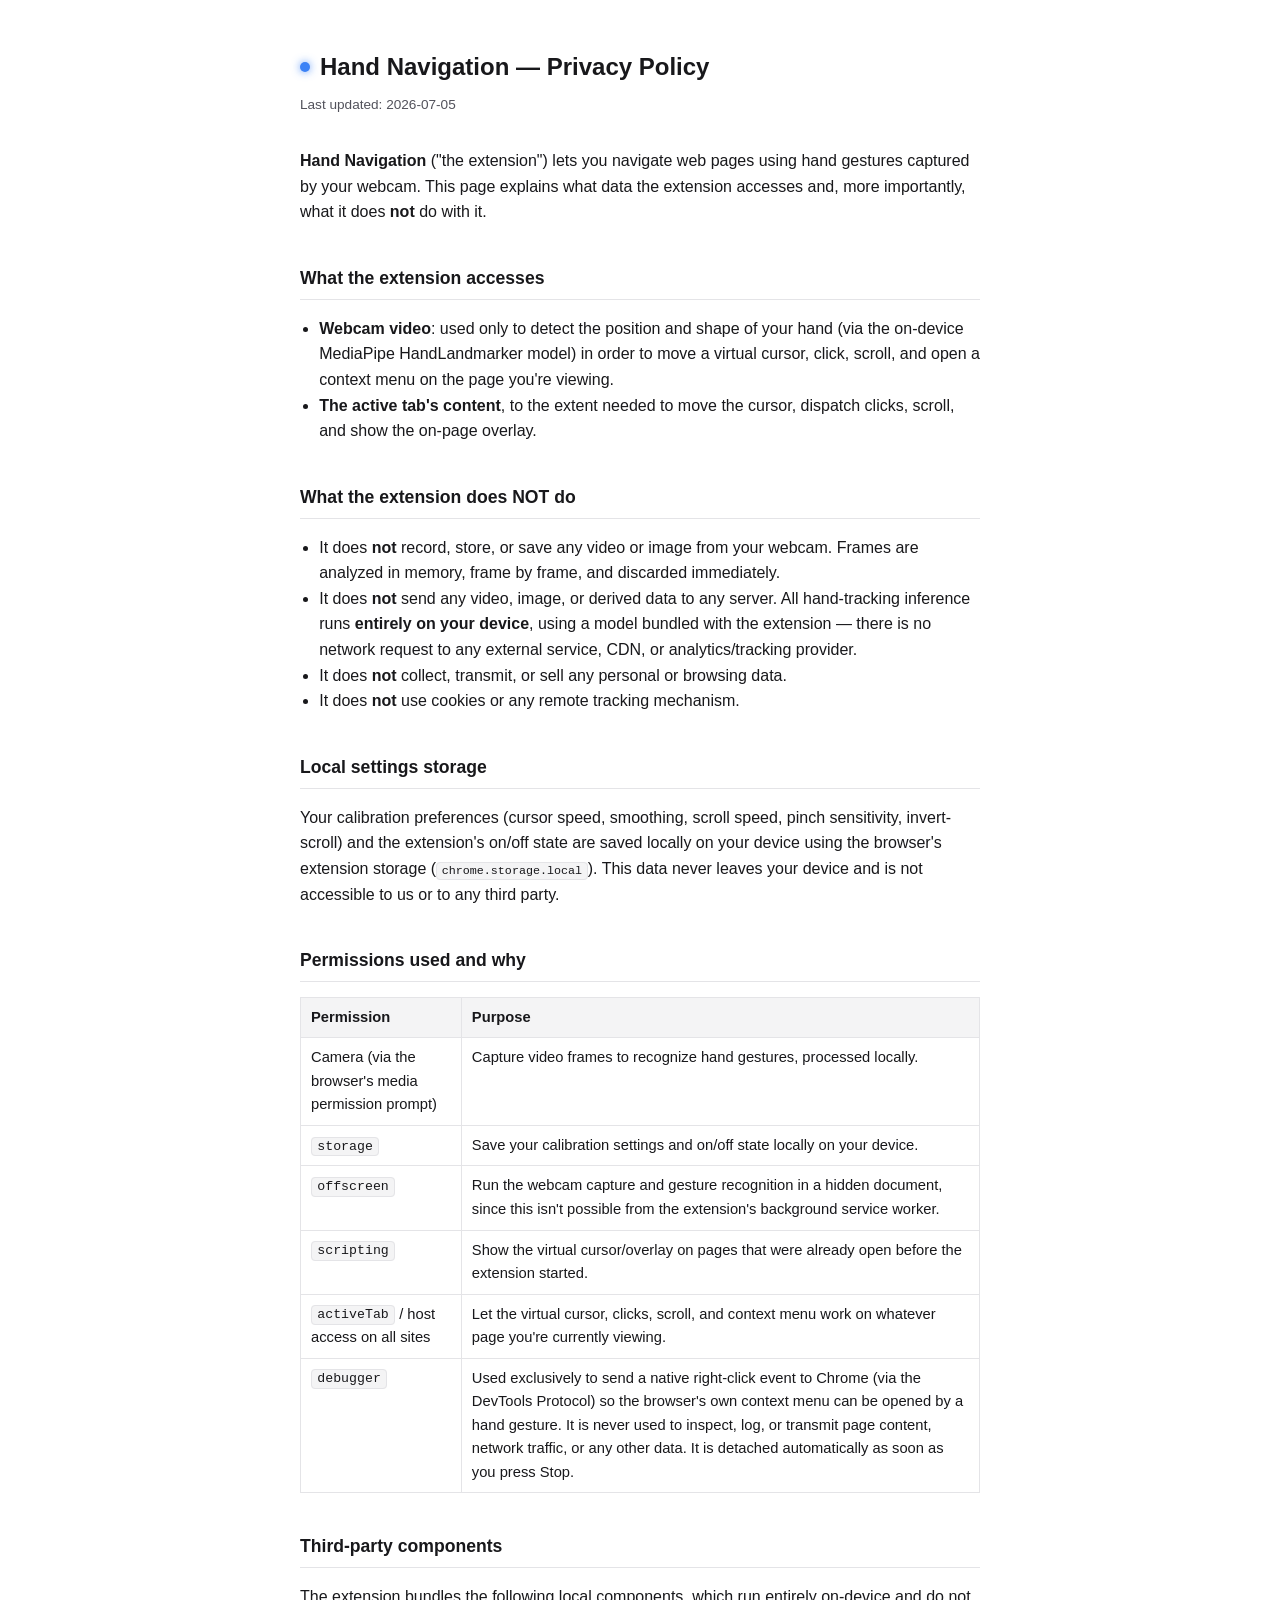
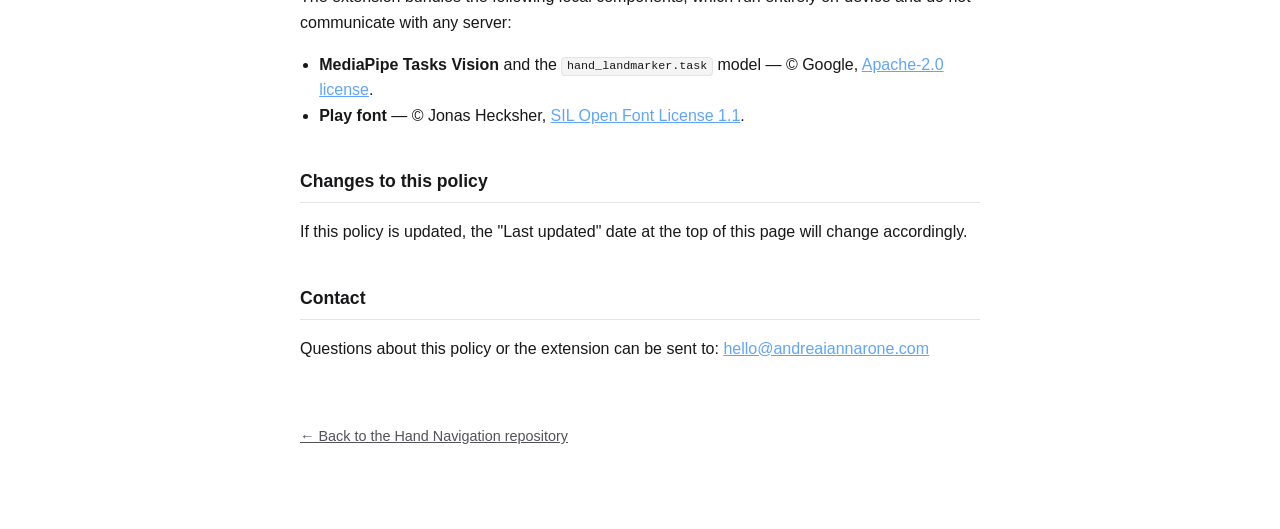
<file: docs/index.html>
<!doctype html>
<html lang="en">
<head>
<meta charset="utf-8" />
<meta name="viewport" content="width=device-width, initial-scale=1" />
<title>Privacy Policy — Hand Navigation</title>
<meta name="description" content="Privacy policy for the Hand Navigation Chrome extension." />
<style>
  :root {
    --accent: #3b82f6;
    --accent-light: #60a5fa;
    --text: #18181b;
    --muted: #52525b;
    --bg: #ffffff;
    --panel: #f4f4f5;
    --border: #e4e4e7;
  }
  @media (prefers-color-scheme: dark) {
    :root {
      --text: #e4e4e7;
      --muted: #a1a1aa;
      --bg: #09090b;
      --panel: #18181b;
      --border: #27272a;
    }
  }
  * { box-sizing: border-box; }
  html, body {
    margin: 0;
    background: var(--bg);
    color: var(--text);
    font-family: -apple-system, BlinkMacSystemFont, "Segoe UI", Roboto, Helvetica, Arial, sans-serif;
    line-height: 1.6;
  }
  .wrap {
    max-width: 720px;
    margin: 0 auto;
    padding: 48px 20px 80px;
  }
  header {
    display: flex;
    align-items: center;
    gap: 10px;
    margin-bottom: 8px;
  }
  .dot {
    width: 10px;
    height: 10px;
    border-radius: 50%;
    background: var(--accent);
    box-shadow: 0 0 8px rgba(59, 130, 246, 0.8);
    flex: none;
  }
  h1 {
    font-size: 1.5rem;
    margin: 0;
  }
  .updated {
    color: var(--muted);
    font-size: 0.85rem;
    margin: 0 0 32px;
  }
  h2 {
    font-size: 1.1rem;
    margin-top: 2.2em;
    border-bottom: 1px solid var(--border);
    padding-bottom: 0.4em;
  }
  p, li { color: var(--text); }
  ul { padding-left: 1.2em; }
  a { color: var(--accent-light); }
  table {
    width: 100%;
    border-collapse: collapse;
    margin: 1em 0;
    font-size: 0.92rem;
  }
  th, td {
    text-align: left;
    padding: 8px 10px;
    border: 1px solid var(--border);
    vertical-align: top;
  }
  th {
    background: var(--panel);
  }
  code {
    background: var(--panel);
    border: 1px solid var(--border);
    border-radius: 4px;
    padding: 0.1em 0.4em;
    font-size: 0.9em;
  }
  .back {
    display: inline-block;
    margin-top: 48px;
    font-size: 0.9rem;
    color: var(--muted);
  }
</style>
</head>
<body>
<div class="wrap">
  <header>
    <span class="dot"></span>
    <h1>Hand Navigation — Privacy Policy</h1>
  </header>
  <p class="updated">Last updated: 2026-07-05</p>

  <p><strong>Hand Navigation</strong> ("the extension") lets you navigate web
  pages using hand gestures captured by your webcam. This page explains what
  data the extension accesses and, more importantly, what it does
  <strong>not</strong> do with it.</p>

  <h2>What the extension accesses</h2>
  <ul>
    <li><strong>Webcam video</strong>: used only to detect the position and
      shape of your hand (via the on-device MediaPipe HandLandmarker model)
      in order to move a virtual cursor, click, scroll, and open a context
      menu on the page you're viewing.</li>
    <li><strong>The active tab's content</strong>, to the extent needed to
      move the cursor, dispatch clicks, scroll, and show the on-page
      overlay.</li>
  </ul>

  <h2>What the extension does NOT do</h2>
  <ul>
    <li>It does <strong>not</strong> record, store, or save any video or
      image from your webcam. Frames are analyzed in memory, frame by frame,
      and discarded immediately.</li>
    <li>It does <strong>not</strong> send any video, image, or derived data
      to any server. All hand-tracking inference runs <strong>entirely on
      your device</strong>, using a model bundled with the extension —
      there is no network request to any external service, CDN, or
      analytics/tracking provider.</li>
    <li>It does <strong>not</strong> collect, transmit, or sell any personal
      or browsing data.</li>
    <li>It does <strong>not</strong> use cookies or any remote tracking
      mechanism.</li>
  </ul>

  <h2>Local settings storage</h2>
  <p>Your calibration preferences (cursor speed, smoothing, scroll speed,
  pinch sensitivity, invert-scroll) and the extension's on/off state are
  saved locally on your device using the browser's extension storage
  (<code>chrome.storage.local</code>). This data never leaves your device
  and is not accessible to us or to any third party.</p>

  <h2>Permissions used and why</h2>
  <table>
    <thead>
      <tr><th>Permission</th><th>Purpose</th></tr>
    </thead>
    <tbody>
      <tr>
        <td>Camera (via the browser's media permission prompt)</td>
        <td>Capture video frames to recognize hand gestures, processed
        locally.</td>
      </tr>
      <tr>
        <td><code>storage</code></td>
        <td>Save your calibration settings and on/off state locally on your
        device.</td>
      </tr>
      <tr>
        <td><code>offscreen</code></td>
        <td>Run the webcam capture and gesture recognition in a hidden
        document, since this isn't possible from the extension's background
        service worker.</td>
      </tr>
      <tr>
        <td><code>scripting</code></td>
        <td>Show the virtual cursor/overlay on pages that were already open
        before the extension started.</td>
      </tr>
      <tr>
        <td><code>activeTab</code> / host access on all sites</td>
        <td>Let the virtual cursor, clicks, scroll, and context menu work on
        whatever page you're currently viewing.</td>
      </tr>
      <tr>
        <td><code>debugger</code></td>
        <td>Used exclusively to send a native right-click event to Chrome
        (via the DevTools Protocol) so the browser's own context menu can be
        opened by a hand gesture. It is never used to inspect, log, or
        transmit page content, network traffic, or any other data. It is
        detached automatically as soon as you press Stop.</td>
      </tr>
    </tbody>
  </table>

  <h2>Third-party components</h2>
  <p>The extension bundles the following local components, which run
  entirely on-device and do not communicate with any server:</p>
  <ul>
    <li><strong>MediaPipe Tasks Vision</strong> and the
      <code>hand_landmarker.task</code> model — © Google,
      <a href="https://www.apache.org/licenses/LICENSE-2.0">Apache-2.0 license</a>.</li>
    <li><strong>Play font</strong> — © Jonas Hecksher,
      <a href="https://openfontlicense.org">SIL Open Font License 1.1</a>.</li>
  </ul>

  <h2>Changes to this policy</h2>
  <p>If this policy is updated, the "Last updated" date at the top of this
  page will change accordingly.</p>

  <h2>Contact</h2>
  <p>Questions about this policy or the extension can be sent to:
  <a href="mailto:hello@andreaiannarone.com">hello@andreaiannarone.com</a></p>

  <a class="back" href="https://github.com/andreaiannarone/hand-navigation-extension">← Back to the Hand Navigation repository</a>
</div>
</body>
</html>
</file>
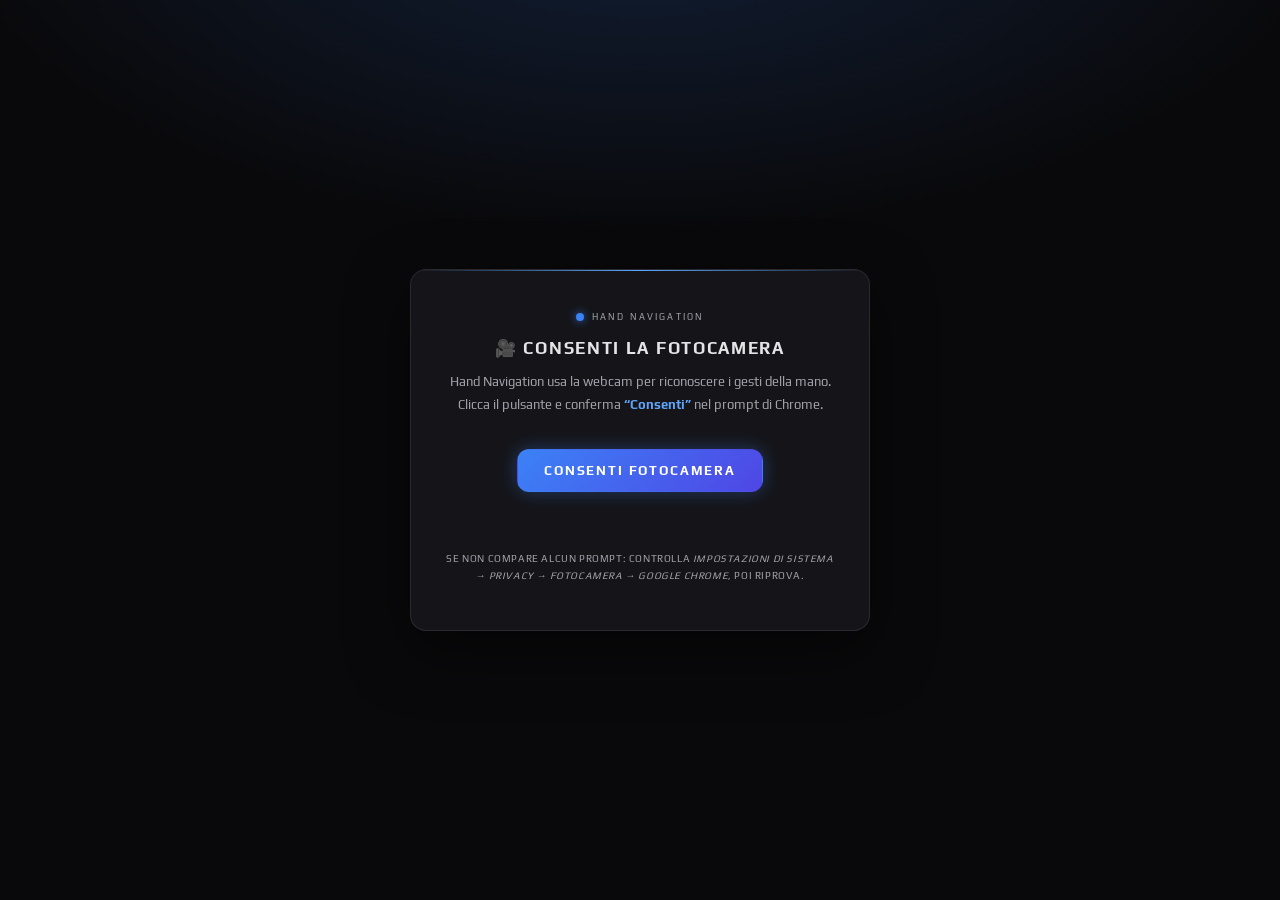
<file: permission.html>
<!DOCTYPE html>
<html lang="en" data-i18n-title="permDocTitle">
<head>
  <meta charset="utf-8" />
  <meta name="viewport" content="width=device-width, initial-scale=1" />
  <title>Hand Navigation — Camera permission</title>
  <style>
    /* Sci-fi "Iron Man" HUD design system — see DESIGN.md */
    @font-face {
      font-family: 'Play'; font-style: normal; font-weight: 400; font-display: swap;
      src: url('vendor/fonts/play-400.woff2') format('woff2');
    }
    @font-face {
      font-family: 'Play'; font-style: normal; font-weight: 700; font-display: swap;
      src: url('vendor/fonts/play-700.woff2') format('woff2');
    }
    :root {
      --bg: #09090b; --text: #e4e4e7; --muted: #a1a1aa;
      --accent: #3b82f6; --accent-light: #60a5fa; --accent-hud: #58a6ff;
      --border: rgba(255, 255, 255, 0.1);
      --font: 'Play', ui-monospace, 'Segoe UI', sans-serif;
    }
    * { box-sizing: border-box; }
    ::selection { background: rgba(59, 130, 246, 0.3); }
    body {
      font-family: var(--font); color: var(--text);
      background:
        radial-gradient(90% 60% at 50% -10%, rgba(59, 130, 246, 0.18), transparent 60%),
        var(--bg);
      display: flex; align-items: center; justify-content: center;
      min-height: 100vh; margin: 0; padding: 24px;
    }
    .card {
      position: relative;
      max-width: 460px; text-align: center;
      background: rgba(24, 24, 27, 0.9);
      backdrop-filter: blur(12px); -webkit-backdrop-filter: blur(12px);
      border: 1px solid rgba(63, 63, 70, 0.5);
      border-radius: 16px;
      box-shadow: 0 20px 60px rgba(0, 0, 0, 0.5);
      padding: 36px 32px;
      overflow: hidden;
    }
    /* HUD line at the top of the card */
    .card::before {
      content: ""; position: absolute; top: 0; left: 0; right: 0; height: 1px;
      background: linear-gradient(90deg, transparent, var(--accent-hud), transparent);
    }
    .brand {
      display: inline-flex; align-items: center; gap: 8px; margin-bottom: 16px;
    }
    .brand-dot {
      width: 8px; height: 8px; border-radius: 50%;
      background: var(--accent); box-shadow: 0 0 8px rgba(59, 130, 246, 0.8);
    }
    .brand-label {
      font-size: 9px; color: var(--muted);
      text-transform: uppercase; letter-spacing: 0.24em;
    }
    h1 {
      font-size: 17px; margin: 0 0 10px; font-weight: 700;
      text-transform: uppercase; letter-spacing: 0.1em;
    }
    p {
      color: var(--muted); font-size: 13px; line-height: 1.7;
    }
    p strong { color: var(--accent-light); }
    #msg {
      margin-top: 18px; font-weight: 700; min-height: 20px;
      font-size: 12px; text-transform: uppercase; letter-spacing: 0.08em;
    }
    #msg.ok { color: var(--accent-light); }
    #msg.err { color: #fca5a5; }
    button {
      margin-top: 20px; padding: 13px 26px;
      border: 1px solid transparent; border-radius: 12px;
      background: linear-gradient(135deg, var(--accent), #4f46e5);
      color: #fff; font-family: var(--font); font-size: 13px; font-weight: 700;
      text-transform: uppercase; letter-spacing: 0.14em; cursor: pointer;
      box-shadow: 0 0 18px rgba(59, 130, 246, 0.35);
      transition: all 0.2s;
    }
    button:hover { background: linear-gradient(135deg, var(--accent-light), #6366f1); }
    video {
      margin-top: 20px; width: 240px; border-radius: 12px;
      background: #000; display: none;
      border: 1px solid var(--border); transform: scaleX(-1);
      box-shadow: inset 0 0 0 1px rgba(255, 255, 255, 0.1);
    }
    .hint {
      font-size: 10px; color: var(--muted); margin-top: 20px;
      text-transform: uppercase; letter-spacing: 0.06em;
    }
  </style>
</head>
<body>
  <div class="card">
    <div class="brand">
      <span class="brand-dot"></span>
      <span class="brand-label">Hand Navigation</span>
    </div>
    <h1 data-i18n="permHeading">🎥 Consenti la fotocamera</h1>
    <p data-i18n-html="permBody">Hand Navigation usa la webcam per riconoscere i gesti della mano.
       Clicca il pulsante e conferma <strong>“Consenti”</strong> nel prompt di Chrome.</p>
    <button id="grant" data-i18n="permAllowBtn">Consenti fotocamera</button>
    <video id="preview" autoplay playsinline muted></video>
    <div id="msg"></div>
    <p class="hint" data-i18n-html="permHint">Se non compare alcun prompt: controlla <em>Impostazioni di sistema → Privacy → Fotocamera → Google Chrome</em>, poi riprova.</p>
  </div>
  <script src="i18n.js"></script>
  <script src="permission.js"></script>
</body>
</html>
</file>
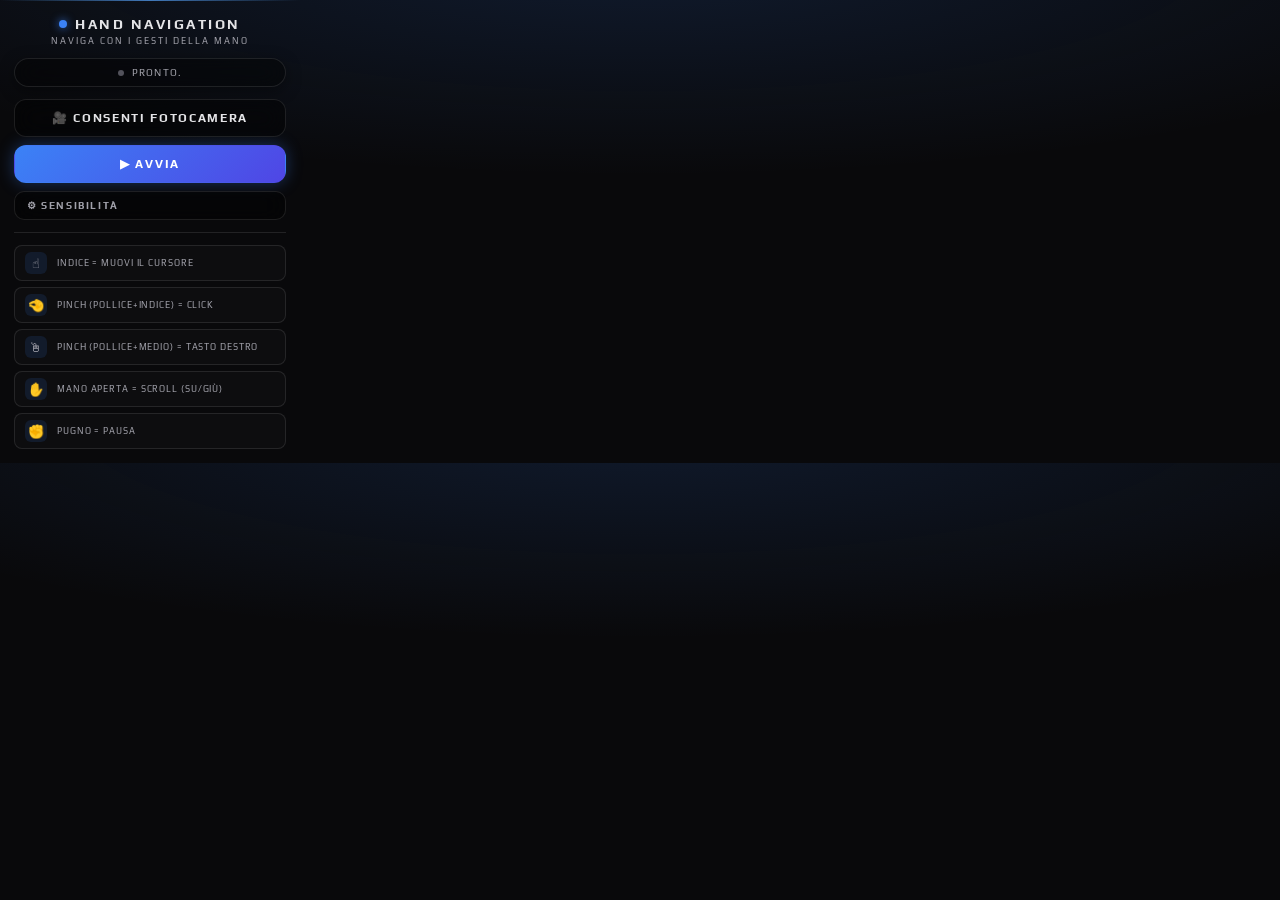
<file: popup.html>
<!DOCTYPE html>
<html lang="en">
<head>
  <meta charset="utf-8" />
  <meta name="viewport" content="width=device-width, initial-scale=1" />
  <link rel="stylesheet" href="popup.css" />
  <title>Hand Navigation</title>
</head>
<body>
  <header>
    <div class="brand">
      <span class="brand-dot"></span>
      <h1>Hand Navigation</h1>
    </div>
    <p class="sub" data-i18n="popupSubtitle">Naviga con i gesti della mano</p>
  </header>

  <div id="status" class="status">
    <span class="status-dot"></span>
    <span id="statusText" data-i18n="statusReady">Pronto.</span>
  </div>

  <button id="cameraBtn" class="btn btn-secondary" data-i18n="allowCamera">🎥 Consenti fotocamera</button>
  <button id="toggleBtn" class="btn btn-primary" data-i18n="startBtn">▶︎ Avvia</button>

  <details class="settings">
    <summary data-i18n="settingsTitle">⚙︎ Sensibilità</summary>

    <div class="settings-body">
      <label>
        <span data-i18n="cursorSpeed">Velocità cursore</span> <output id="cursorGainOut"></output>
        <input type="range" id="cursorGain" min="1" max="3" step="0.1" />
      </label>

      <label>
        <span data-i18n="smoothingLabel">Fluidità (smoothing)</span> <output id="smoothingOut"></output>
        <input type="range" id="smoothing" min="0" max="0.9" step="0.05" />
      </label>

      <label>
        <span data-i18n="scrollSpeedLabel">Velocità scroll</span> <output id="scrollSpeedOut"></output>
        <input type="range" id="scrollSpeed" min="0.5" max="3" step="0.1" />
      </label>

      <label>
        <span data-i18n="pinchClick">Sensibilità pinch (click)</span> <output id="pinchThresholdOut"></output>
        <input type="range" id="pinchThreshold" min="0.2" max="0.5" step="0.02" />
      </label>

      <label>
        <span data-i18n="pinchRight">Sensibilità pinch (tasto destro)</span> <output id="rightPinchThresholdOut"></output>
        <input type="range" id="rightPinchThreshold" min="0.2" max="0.5" step="0.02" />
      </label>

      <label class="checkbox">
        <input type="checkbox" id="invertScroll" />
        <span data-i18n="invertScrollLabel">Inverti direzione scroll</span>
      </label>
    </div>
  </details>

  <div class="legend">
    <div><span class="legend-icon">☝︎</span> <span data-i18n="legendCursor">Indice = muovi il cursore</span></div>
    <div><span class="legend-icon">🤏</span> <span data-i18n="legendClick">Pinch (pollice+indice) = click</span></div>
    <div><span class="legend-icon">🖱</span> <span data-i18n="legendRight">Pinch (pollice+medio) = tasto destro</span></div>
    <div><span class="legend-icon">✋</span> <span data-i18n="legendScroll">Mano aperta = scroll (su/giù)</span></div>
    <div><span class="legend-icon">✊</span> <span data-i18n="legendPause">Pugno = pausa</span></div>
  </div>

  <script src="i18n.js"></script>
  <script src="popup.js"></script>
</body>
</html>
</file>
<file: popup.css>
/* ===========================================================================
   Design system "New Element / Iron Man" — sci-fi HUD (see DESIGN.md)
   Dark background, blue accent, glass pills, uppercase mono text, glow.
   =========================================================================== */

@font-face {
  font-family: 'Play';
  font-style: normal;
  font-weight: 400;
  font-display: swap;
  src: url('vendor/fonts/play-400.woff2') format('woff2');
}
@font-face {
  font-family: 'Play';
  font-style: normal;
  font-weight: 700;
  font-display: swap;
  src: url('vendor/fonts/play-700.woff2') format('woff2');
}

:root {
  --bg: #09090b;            /* zinc-950 */
  --text: #e4e4e7;          /* zinc-200 */
  --muted: #a1a1aa;         /* zinc-400 */
  --accent: #3b82f6;        /* blue-500 */
  --accent-light: #60a5fa;  /* blue-400 */
  --accent-hud: #58a6ff;    /* Iron Man blue */
  --live: #ef4444;          /* red-500 */
  --surface-800: #27272a;   /* zinc-800 — sub-section background */
  --widget-border: #3f3f46; /* zinc-700 — sub-section border */
  --muted-dot: #52525b;     /* zinc-600 — inactive status dot */
  --glass: rgba(0, 0, 0, 0.4);
  --border: rgba(255, 255, 255, 0.1);
  --blur: 12px;             /* backdrop-blur-md */
  --font: 'Play', ui-monospace, 'Segoe UI', sans-serif;
}

::selection { background: rgba(59, 130, 246, 0.3); }

::-webkit-scrollbar { width: 8px; }
::-webkit-scrollbar-track { background: var(--surface-800); }
::-webkit-scrollbar-thumb { background: var(--widget-border); border-radius: 4px; }
::-webkit-scrollbar-thumb:hover { background: #52525b; }

* { box-sizing: border-box; }

body {
  width: 300px;
  margin: 0;
  padding: 16px 14px 14px;
  font-family: var(--font);
  color: var(--text);
  background:
    radial-gradient(120% 80% at 50% -10%, rgba(59, 130, 246, 0.15), transparent 60%),
    var(--bg);
  position: relative;
}

/* Bright HUD line at the top */
body::before {
  content: "";
  position: absolute;
  top: 0; left: 0; right: 0;
  height: 1px;
  background: linear-gradient(90deg, transparent, var(--accent-hud), transparent);
  opacity: 0.7;
}

/* --- Header ---------------------------------------------------------------- */
header {
  display: flex;
  flex-direction: column;
  align-items: center;
  gap: 4px;
  margin-bottom: 12px;
}
.brand {
  display: flex;
  align-items: center;
  gap: 8px;
}
.brand-dot {
  width: 8px;
  height: 8px;
  border-radius: 50%;
  background: var(--accent);
  box-shadow: 0 0 8px rgba(59, 130, 246, 0.8);
}
h1 {
  font-size: 14px;
  margin: 0;
  font-weight: 700;
  text-transform: uppercase;
  letter-spacing: 0.18em;
}
.sub {
  font-size: 9px;
  color: var(--muted);
  margin: 0;
  text-transform: uppercase;
  letter-spacing: 0.22em;
}

/* --- Status (glass pill) -------------------------------------------------- */
.status {
  display: flex;
  align-items: center;
  justify-content: center;
  gap: 8px;
  font-size: 10px;
  text-transform: uppercase;
  letter-spacing: 0.12em;
  padding: 8px 12px;
  border-radius: 9999px;
  background: var(--glass);
  backdrop-filter: blur(var(--blur));
  -webkit-backdrop-filter: blur(var(--blur));
  border: 1px solid var(--border);
  box-shadow: 0 4px 16px rgba(0, 0, 0, 0.4);
  margin-bottom: 12px;
  min-height: 16px;
  color: var(--muted);
  transition: color 0.3s, border-color 0.3s, box-shadow 0.3s;
}
/* Il puntino comunica lo stato a colpo d'occhio, indipendentemente dal testo. */
.status-dot {
  flex: none;
  width: 6px;
  height: 6px;
  border-radius: 50%;
  background: var(--muted-dot);
  transition: background 0.3s, box-shadow 0.3s;
}
/* Ready/ok = accento blu, come da sezione 4.5 (Loader) e principio "la luce comunica lo stato". */
.status.ok {
  color: var(--accent-light);
  border-color: rgba(59, 130, 246, 0.4);
  box-shadow: 0 0 14px rgba(59, 130, 246, 0.25);
}
.status.ok .status-dot {
  background: var(--accent-light);
  box-shadow: 0 0 8px rgba(96, 165, 250, 0.8);
}
.status.err {
  color: #fca5a5;
  border-color: rgba(239, 68, 68, 0.4);
}
.status.err .status-dot {
  background: var(--live);
  box-shadow: 0 0 8px rgba(239, 68, 68, 0.8);
}
/* Caricamento: blu (come il Loader della sezione 4.5), non ambra — il giallo è
   riservato alla misura del gesto. Il puntino pulsa per segnalare "in corso". */
.status.load {
  color: var(--accent-light);
  border-color: rgba(59, 130, 246, 0.3);
}
.status.load .status-dot {
  background: var(--accent);
  box-shadow: 0 0 8px rgba(59, 130, 246, 0.8);
  animation: handnav-load-pulse 1.4s ease-in-out infinite;
}
@keyframes handnav-load-pulse {
  0%, 100% { opacity: 1; }
  50%      { opacity: 0.35; }
}

/* --- Buttons --------------------------------------------------------------- */
.btn {
  display: block;
  width: 100%;
  padding: 11px;
  margin-bottom: 8px;
  border: 1px solid var(--border);
  border-radius: 12px;
  font-family: var(--font);
  font-size: 12px;
  font-weight: 700;
  text-transform: uppercase;
  letter-spacing: 0.14em;
  cursor: pointer;
  transition: all 0.2s;
}
.btn-secondary {
  background: var(--glass);
  backdrop-filter: blur(var(--blur));
  -webkit-backdrop-filter: blur(var(--blur));
  color: var(--text);
}
.btn-secondary:hover {
  border-color: rgba(255, 255, 255, 0.25);
  background: rgba(0, 0, 0, 0.55);
}
.btn-secondary.granted {
  color: var(--accent-light);
  border-color: rgba(59, 130, 246, 0.4);
  box-shadow: 0 0 12px rgba(59, 130, 246, 0.2);
}
.btn-primary {
  background: linear-gradient(135deg, var(--accent), #4f46e5); /* blue-500 → indigo-600 */
  color: #fff;
  border-color: transparent;
  box-shadow: 0 0 16px rgba(59, 130, 246, 0.35);
}
.btn-primary:hover {
  background: linear-gradient(135deg, var(--accent-light), #6366f1);
}
/* "Running" state = live → pulsing red (red reserved for live) */
.btn-primary.running {
  background: linear-gradient(135deg, #ef4444, #b91c1c);
  box-shadow: 0 0 16px rgba(239, 68, 68, 0.4);
  animation: handnav-live 2s ease-in-out infinite;
}
@keyframes handnav-live {
  0%, 100% { box-shadow: 0 0 12px rgba(239, 68, 68, 0.3); }
  50%      { box-shadow: 0 0 22px rgba(239, 68, 68, 0.6); }
}

/* --- Settings -------------------------------------------------------------- */
.settings { margin: 4px 0 12px; }
summary {
  cursor: pointer;
  list-style: none;
  font-size: 10px;
  font-weight: 700;
  text-transform: uppercase;
  letter-spacing: 0.16em;
  color: var(--muted);
  padding: 8px 12px;
  border: 1px solid var(--border);
  border-radius: 10px;
  background: var(--glass);
  backdrop-filter: blur(var(--blur));
  -webkit-backdrop-filter: blur(var(--blur));
  transition: color 0.2s, border-color 0.2s;
}
summary::-webkit-details-marker { display: none; }
summary:hover {
  color: var(--accent-light);
  border-color: rgba(59, 130, 246, 0.35);
}
.settings[open] summary {
  color: var(--accent-light);
  margin-bottom: 6px;
}
/* Sotto-sezione (§4.4): raggruppa i controlli in un riquadro leggermente
   staccato dallo sfondo, invece di lasciarli fluttuare liberi. */
.settings-body {
  background: rgba(39, 39, 42, 0.5);   /* zinc-800/50 */
  border: 1px solid rgba(63, 63, 70, 0.5); /* zinc-700/50 */
  border-radius: 12px;
  padding: 4px 12px 12px;
}
.settings label {
  display: block;
  font-size: 9px;
  color: var(--muted);
  text-transform: uppercase;
  letter-spacing: 0.14em;
  margin: 12px 0 2px;
}
.settings label.checkbox {
  display: flex;
  align-items: center;
  gap: 8px;
  margin-top: 14px;
}
.settings input[type="range"] {
  width: 100%;
  margin-top: 5px;
  height: 4px;
  accent-color: var(--accent);
}
.settings input[type="checkbox"] { accent-color: var(--accent); }
.settings output {
  float: right;
  color: var(--accent-light);
  font-weight: 700;
  font-variant-numeric: tabular-nums;
}

/* --- Gesture legend (glass rows) ------------------------------------------ */
.legend {
  margin-top: 4px;
  border-top: 1px solid var(--border);
  padding-top: 12px;
  display: flex;
  flex-direction: column;
  gap: 6px;
}
.legend div {
  display: flex;
  align-items: center;
  gap: 10px;
  font-size: 9px;
  color: var(--muted);
  text-transform: uppercase;
  letter-spacing: 0.1em;
  padding: 6px 10px;
  background: rgba(255, 255, 255, 0.02);
  border: 1px solid var(--border);
  border-radius: 8px;
}
.legend .legend-icon {
  display: inline-flex;
  align-items: center;
  justify-content: center;
  flex: none;
  width: 22px;
  height: 22px;
  font-size: 13px;
  background: rgba(59, 130, 246, 0.12);
  border-radius: 6px;
}
</file>
